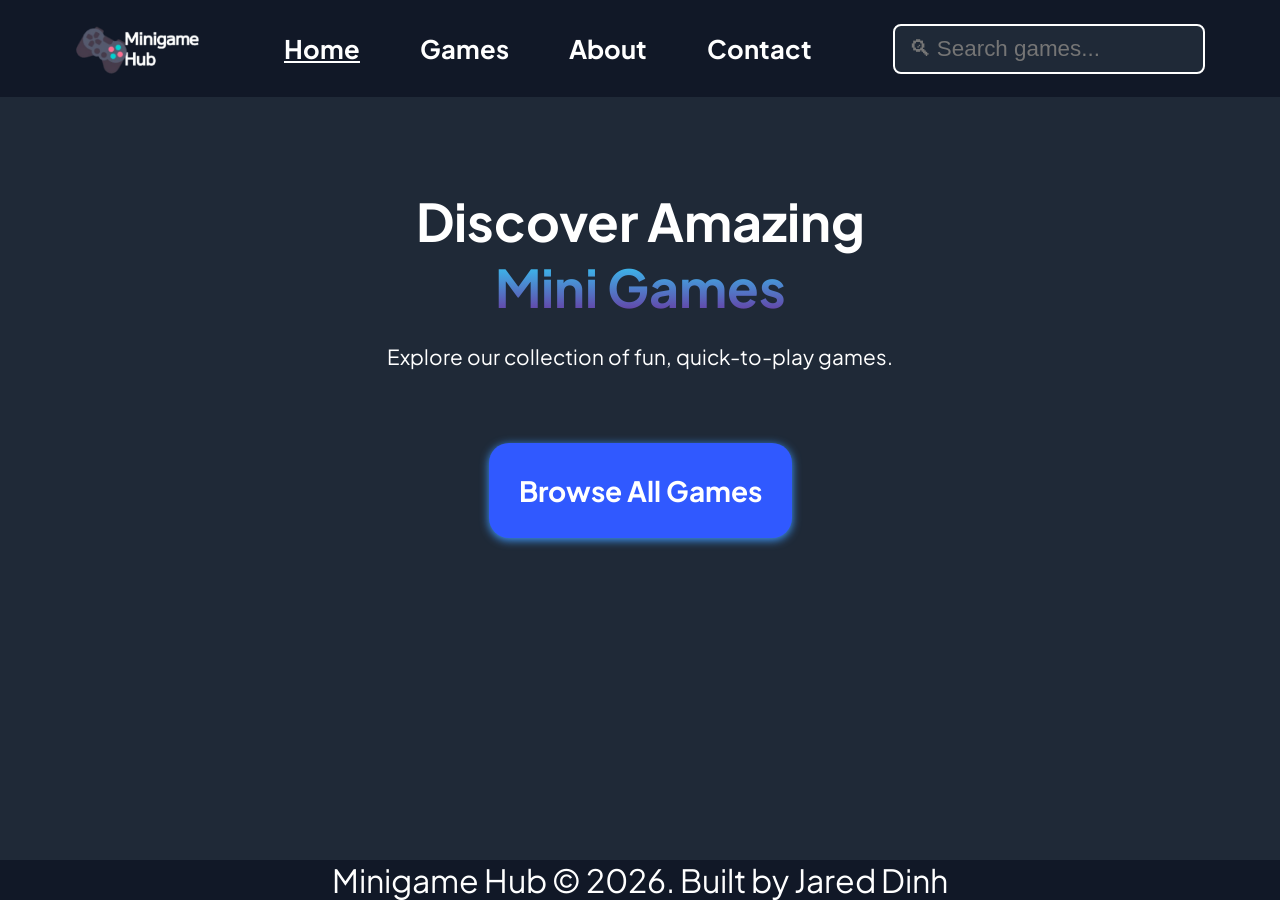
<file: Minigame Hub Website/index.html>
<!doctype html>
<html lang="en">
    <head>
        <meta charset="utf-8">
        <meta name="viewport" content="width=device-width, initial-scale=1.0">
		<title>Minigame Hub</title>
        <link rel="stylesheet" href="css/style.css">
        <link href="https://fonts.googleapis.com/css2?family=Inter:ital,opsz,wght@0,14..32,100..900;1,14..32,100..900&family=Plus+Jakarta+Sans:ital,wght@0,200..800;1,200..800&display=swap" rel="stylesheet">
    </head>
    <body>
        <header>
            <!-- Navigation Bar-->
            <nav class="navbar">
                <a href="index.html"><img src="images/logo.png" alt="MinigameHub Logo"></a>

                <!-- Navbar Links -->
                <div class="nav-links">
                    <a class="active" href="index.html">Home</a>
                    <a href="games.html">Games</a>
                    <a href="about.html">About</a>
                    <a href="contact.html">Contact</a>
                </div>

                <!-- Search Bar -->
                <form class="search-container">
                    <label for="search-input" hidden>Search games</label>
                    <input type="text" id="search-input" placeholder="🔍︎ Search games...">
                    
                    <ul id="search-results"></ul>
                </form>
            </nav>
        </header>

        <main>
            <section class="hero">
                <h1>Discover Amazing</h1>
                <h1>Mini Games</h1>

                <p>Explore our collection of fun, quick-to-play games.</p>

                <a class="hero-btn" href="games.html">Browse All Games</a>
            </section>
        </main>

        <footer>
            <!-- Copyright -->
            <small id="copyright">Minigame Hub &copy; 2026. Built by Jared Dinh</small>
        </footer>
        <script src="js/script.js"></script>
    </body>
</html>
</file>
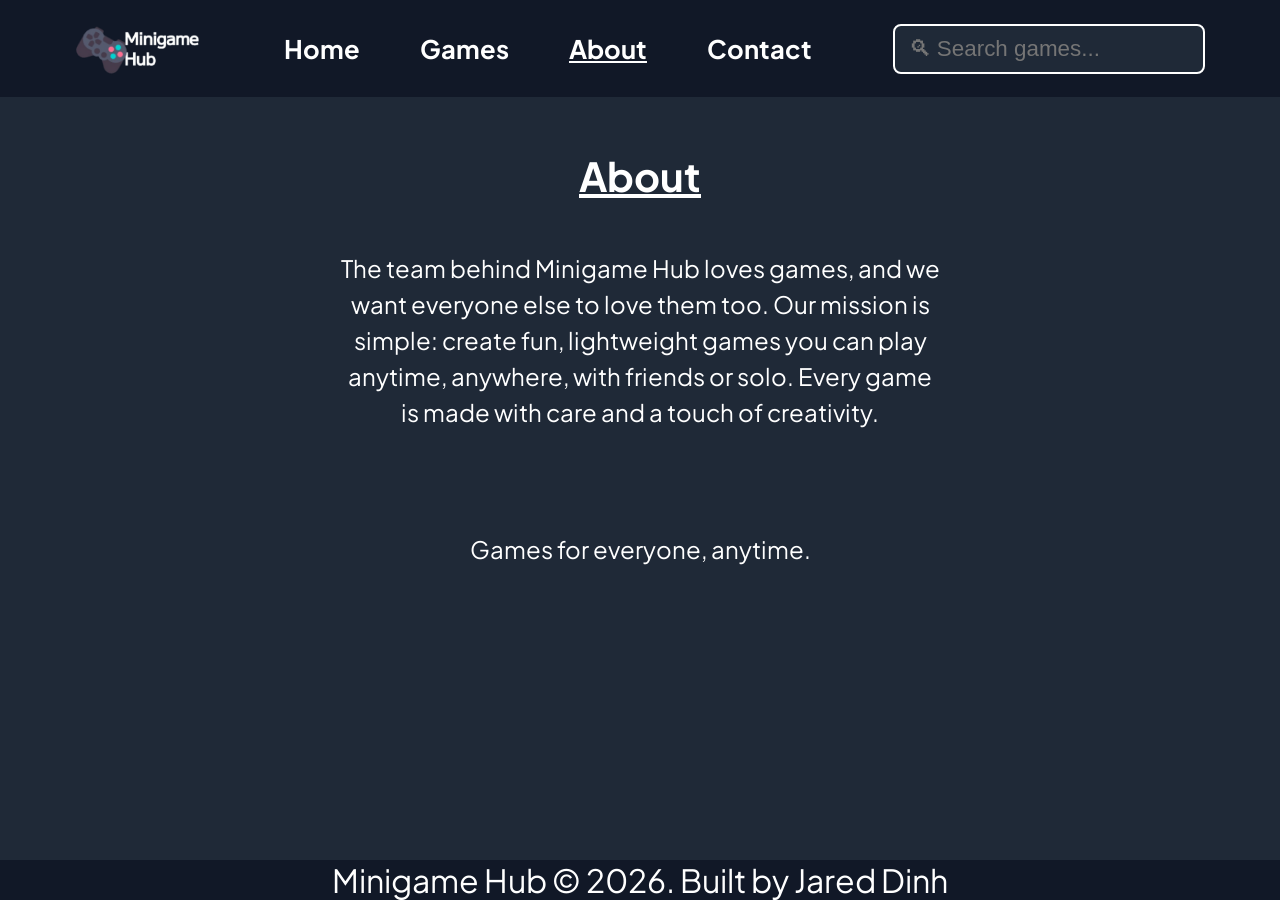
<file: Minigame Hub Website/about.html>
<!doctype html>
<html lang="en">
    <head>
        <meta charset="utf-8">
        <meta name="viewport" content="width=device-width, initial-scale=1.0">
		<title>Minigame Hub | About</title>
        <link rel="stylesheet" href="css/style.css">
        <link href="https://fonts.googleapis.com/css2?family=Inter:ital,opsz,wght@0,14..32,100..900;1,14..32,100..900&family=Plus+Jakarta+Sans:ital,wght@0,200..800;1,200..800&display=swap" rel="stylesheet">
    </head>
    <body>
        <header>
            <!-- Navigation Bar -->
            <nav class="navbar">
                <a href="index.html"><img src="images/logo.png" alt="MinigameHub Logo"></a>

                <!-- Navbar Links-->
                <div class="nav-links">
                    <a href="index.html">Home</a>
                    <a href="games.html">Games</a>
                    <a class="active" href="about.html">About</a>
                    <a href="contact.html">Contact</a>
                </div>
                
                <!-- Search Bar -->
                <form class="search-container">
                    <label for="search-input" hidden>Search games</label>
                    <input type="text" id="search-input" placeholder="🔍︎ Search games...">
                    
                    <ul id="search-results"></ul>
                </form>
            </nav>
        </header>

        <main>
            <section class="about-section">
                <h1 class="title">About</h1>
                <p>
                    The team behind Minigame Hub loves games, and we want everyone else to love them too.
                    Our mission is simple: create fun, lightweight games you can play anytime, anywhere, with friends or solo. 
                    Every game is made with care and a touch of creativity.
                </p>
                <p id="about-slogan">
                    Games for everyone, anytime.
                </p>
            </section>
        </main>

        <footer>
            <!-- Copyright -->
            <small id="copyright">Minigame Hub &copy; 2026. Built by Jared Dinh</small>
        </footer>
        <script src="js/script.js"></script>
    </body>
</html>
</file>
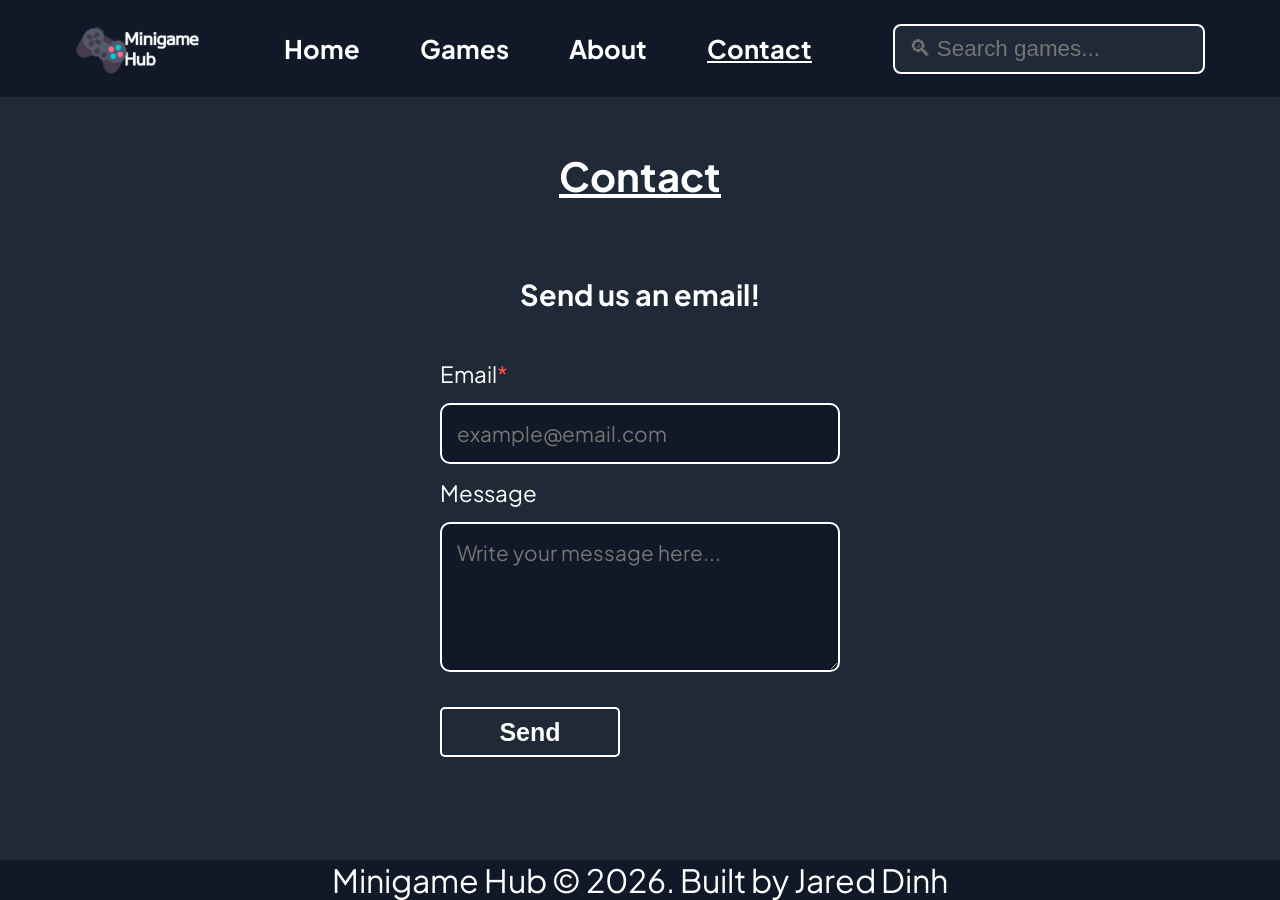
<file: Minigame Hub Website/contact.html>
<!doctype html>
<html lang="en">
    <head>
        <meta charset="utf-8">
        <meta name="viewport" content="width=device-width, initial-scale=1.0">
		<title>Minigame Hub | Contact</title>
        <link rel="stylesheet" href="css/style.css">
        <link href="https://fonts.googleapis.com/css2?family=Inter:ital,opsz,wght@0,14..32,100..900;1,14..32,100..900&family=Plus+Jakarta+Sans:ital,wght@0,200..800;1,200..800&display=swap" rel="stylesheet">
    </head>
    <body>
        <header>
            <!-- Navigation Bar -->
            <nav class="navbar">
                <a href="index.html"><img src="images/logo.png" alt="MinigameHub Logo"></a>
                
                <!-- Navbar Links -->
                <div class="nav-links">
                    <a href="index.html">Home</a>
                    <a href="games.html">Games</a>
                    <a href="about.html">About</a>
                    <a class="active" href="contact.html">Contact</a>
                </div>

                <!-- Search Bar -->
                <form class="search-container">
                    <label for="search-input" hidden>Search games</label>
                    <input type="text" id="search-input" placeholder="🔍︎ Search games...">
                    
                    <ul id="search-results"></ul>
                </form>
            </nav>
        </header>

        <main>
            <section>
                <h1 class="title">Contact</h1>

                <div class="contact-layout">
                    <!-- Email Section -->
                    <section class="contact-form">
                        <h2>Send us an email!</h2>
                        <form id="contact-form">
                            <!-- Email Input -->
                            <label for="email">Email<span class="required-colour">*</span></label>
                            <input type="text" id="email" placeholder="example@email.com">

                            <!-- Message Input -->
                            <label for="message">Message</label>
                            <textarea id="message" placeholder="Write your message here..." ></textarea>
                            
                            <!-- Send Button -->
                            <button type="submit">Send</button>
                        </form>

                        <p id="form-message"></p>
                    </section>                
                </div>
            </section>
        </main>

        <footer>
            <!-- Copyright -->
            <small id="copyright">Minigame Hub &copy; 2026. Built by Jared Dinh</small>
        </footer>
        <script src="js/script.js"></script>
    </body>
</html>
</file>
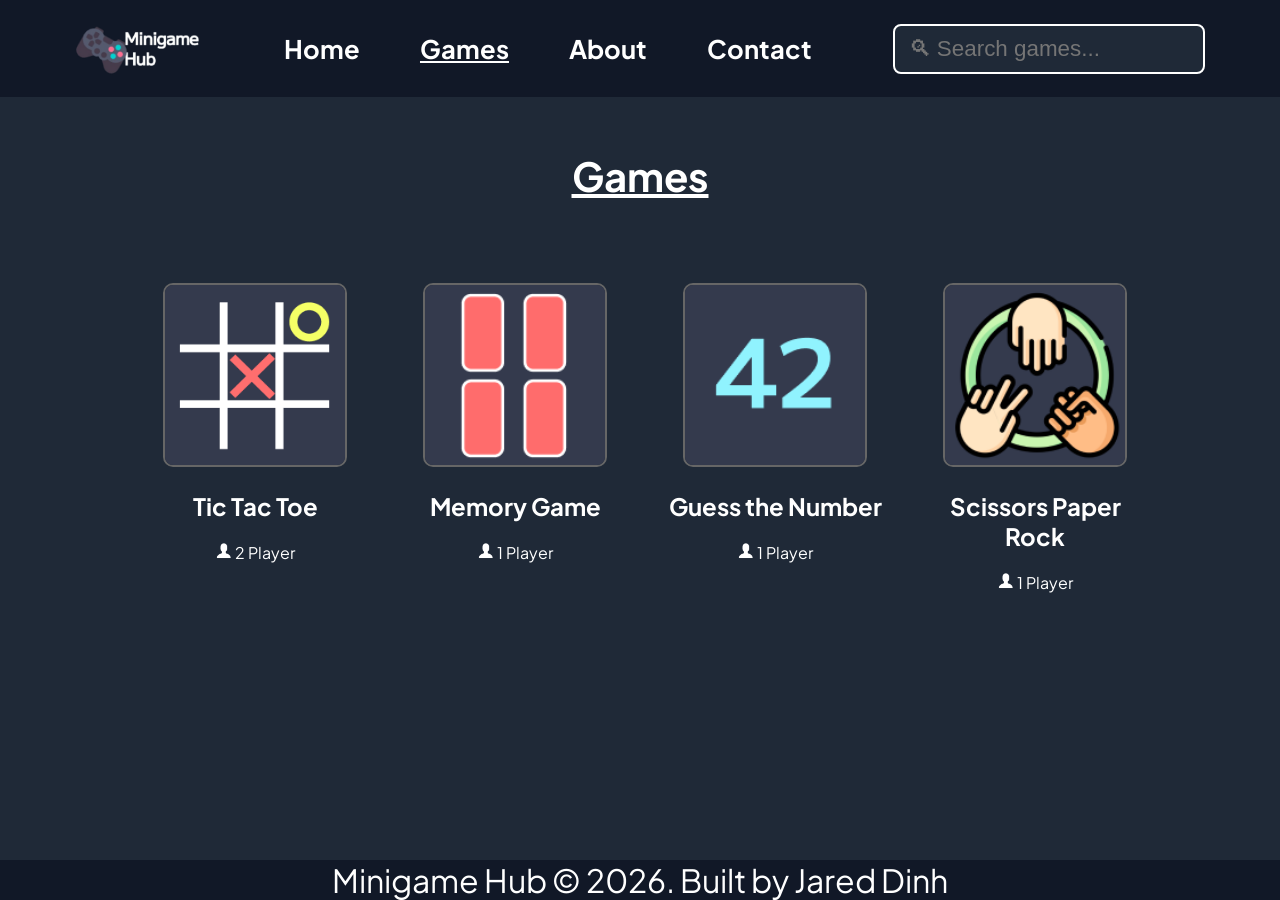
<file: Minigame Hub Website/games.html>
<!doctype html>
<html lang="en">
    <head>
        <meta charset="utf-8">
        <meta name="viewport" content="width=device-width, initial-scale=1.0">
		<title>Minigame Hub | Games</title>
        <link rel="stylesheet" href="css/style.css">
        <link href="https://fonts.googleapis.com/css2?family=Inter:ital,opsz,wght@0,14..32,100..900;1,14..32,100..900&family=Plus+Jakarta+Sans:ital,wght@0,200..800;1,200..800&display=swap" rel="stylesheet">
    </head>
    <body>
        <header>
            <!-- Navigation Bar -->
            <nav class="navbar">
                <a href="index.html"><img src="images/logo.png" alt="MinigameHub Logo"></a>
                
                <!-- Navbar Links -->
                <div class="nav-links">
                    <a href="index.html">Home</a>
                    <a class="active" href="games.html">Games</a>
                    <a href="about.html">About</a>
                    <a href="contact.html">Contact</a>
                </div>

                <!-- Search Bar -->
                <form class="search-container">
                    <label for="search-input" hidden>Search games</label>
                    <input type="text" id="search-input" placeholder="🔍︎ Search games...">
                    
                    <ul id="search-results"></ul>
                </form>
            </nav>
        </header>
        
        <main>
            <section>
                <h1 class="title">Games</h1>
                
                <!-- List each game as a card -->
                <ul class="games-grid">
                    <li> <!-- Tic Tac Toe -->
                        <a href="tic-tac-toe.html" class="games-card">
                            <img src="images/tic-tac-toe.png" alt="Tic Tac Toe" class="thumbnail">

                    
                            <h2>Tic Tac Toe</h2>
                            <p><img src="images/person.png" alt="Player Count"> 2 Player</p>
                        </a>    
                    </li>

                    <li> <!-- Memory Game -->
                        <a href="memory-game.html" class="games-card">
                            <img src="images/memory-game.png" alt="Tic Tac Toe" class="thumbnail">

                        
                            <h2>Memory Game</h2>
                            <p><img src="images/person.png" alt="Player Count"> 1 Player</p>
                        </a>      
                    </li>

                    <li> <!-- Guess the Number -->
                        <a href="guess-the-number.html" class="games-card">
                            <img src="images/guess-the-number.png" alt="Tic Tac Toe" class="thumbnail">

                        
                            <h2>Guess the Number</h2>
                            <p><img src="images/person.png" alt="Player Count"> 1 Player</p>
                        </a>  
                    </li>    

                    <li> <!-- Scissors Paper Rock -->
                        <a href="scissors-paper-rock.html" class="games-card">
                            <img src="images/scissors-paper-rock.png" alt="Tic Tac Toe" class="thumbnail">

                        
                            <h2>Scissors Paper Rock</h2>
                            <p><img src="images/person.png" alt="Player Count"> 1 Player</p>
                        </a>      
                    </li>
                </ul>
            </section>
        </main>

        <footer>
            <!-- Copyright -->
            <small id="copyright">Minigame Hub &copy; 2026. Built by Jared Dinh</small>
        </footer>
        <script src="js/script.js"></script>
    </body>
</html>
</file>
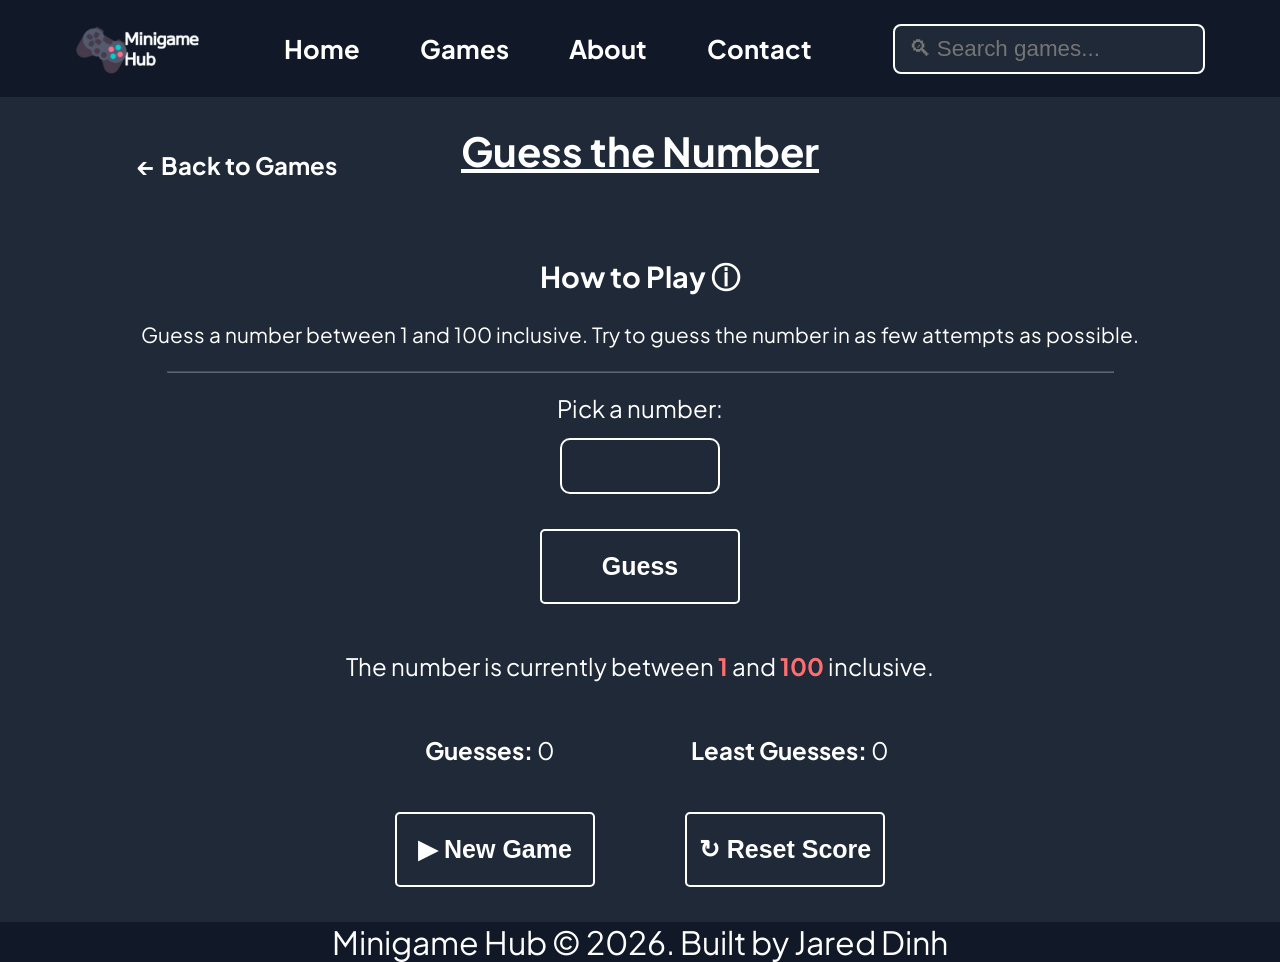
<file: Minigame Hub Website/guess-the-number.html>
<!doctype html>
<html lang="en">
    <head>
        <meta charset="utf-8">
        <meta name="viewport" content="width=device-width, initial-scale=1.0">
		<title>Minigame Hub | Guess the Number</title>
        <link rel="stylesheet" href="css/style.css">
        <link rel="stylesheet" href="css/guess-the-number.css">
        <link href="https://fonts.googleapis.com/css2?family=Inter:ital,opsz,wght@0,14..32,100..900;1,14..32,100..900&family=Plus+Jakarta+Sans:ital,wght@0,200..800;1,200..800&display=swap" rel="stylesheet">
    </head>
    <body>
        <header>
            <!-- Navigation Bar -->
            <nav class="navbar">
                <a href="index.html"><img src="images/logo.png" alt="MinigameHub Logo"></a>

                <!-- Navbar Links -->
                <div class="nav-links">
                    <a href="index.html">Home</a>
                    <a href="games.html">Games</a>
                    <a href="about.html">About</a>
                    <a href="contact.html">Contact</a>
                </div>
                
                <!-- Search Bar -->
                <form class="search-container">
                    <label for="search-input" hidden>Search games</label>
                    <input type="text" id="search-input" placeholder="🔍︎ Search games...">
                    
                    <ul id="search-results"></ul>
                </form>
            </nav>
        </header>
        
        <main>
            <!-- Breadcrumbs -->
            <nav>
                <a href="games.html">← Back to Games</a>
            </nav>

            <article>
                <!-- Title and How to Play -->
                <h1 class="title">Guess the Number</h1>

                <section class="how-to-play">   
                    <h2>How to Play &#9432;</h2>
                    <p>Guess a number between 1 and 100 inclusive. Try to guess the number in as few attempts as possible.</p>
                </section>

                <hr>

                <div class="game-container">
                    <!-- Guessing Input -->
                    <form id="guess-form">
                        Pick a number: <input type="number" id="guess" min="1" max="100">
                        <button type="submit">Guess</button>
                    </form>

                    <!-- Guess Result -->
                    <p id="result-message"></p>
                    <p>The number is currently between <span id="current-min">1</span> and <span id="current-max">100</span> inclusive.</p>

                    <!-- Player Statistics -->
                    <aside class="player-stats">
                        <p><strong>Guesses:</strong> <span id="guesses-count">0</span></p>
                        <p><strong>Least Guesses:</strong> <span id="least-guesses-count">0</span></p>
                    </aside>

                    <!-- Restart Game and Reset Score Buttons -->
                    <div class="game-controls">
                        <button id="restart-game-button">▶︎ New Game</button>
                        <button id="reset-score-button">↻ Reset Score</button>
                    </div>
                </div>
            </article>
        </main>

        <footer>
            <!-- Copyright -->
            <small id="copyright">Minigame Hub &copy; 2026. Built by Jared Dinh</small>
        </footer>
        <script src="js/script.js"></script>
        <script src="js/guess-the-number.js"></script>
    </body>
</html>
</file>
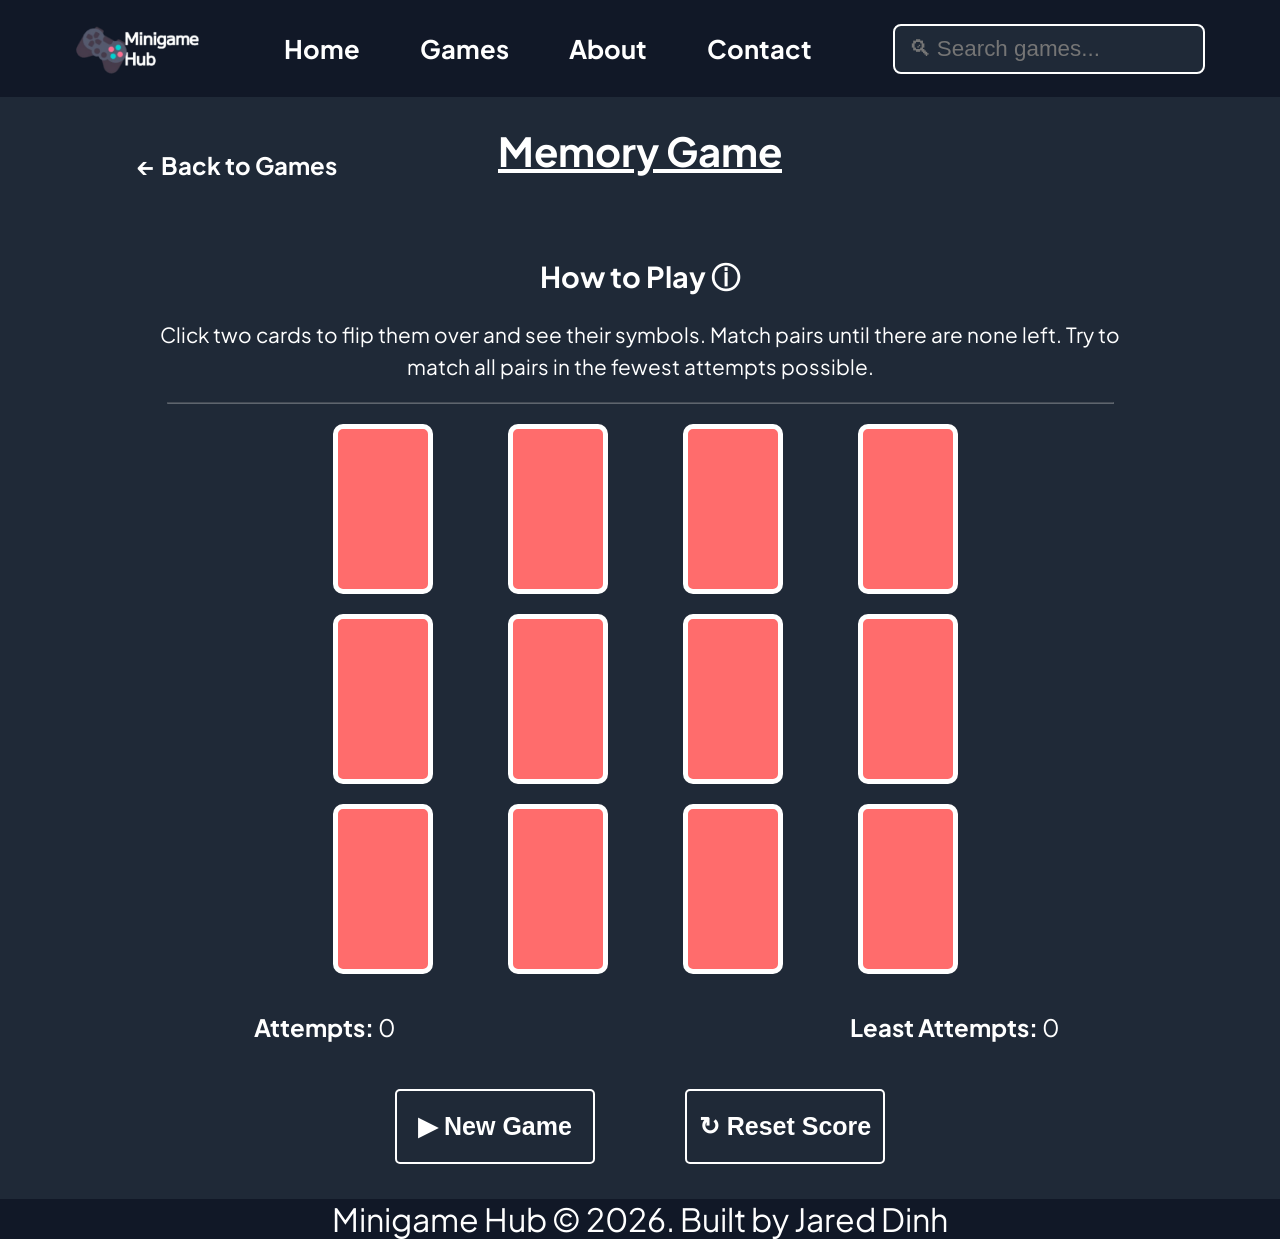
<file: Minigame Hub Website/memory-game.html>
<!doctype html>
<html lang="en">
    <head>
        <meta charset="utf-8">
        <meta name="viewport" content="width=device-width, initial-scale=1.0">
		<title>Minigame Hub | Memory Game</title>
        <link rel="stylesheet" href="css/style.css">
        <link rel="stylesheet" href="css/memory-game.css">
        <link href="https://fonts.googleapis.com/css2?family=Inter:ital,opsz,wght@0,14..32,100..900;1,14..32,100..900&family=Plus+Jakarta+Sans:ital,wght@0,200..800;1,200..800&display=swap" rel="stylesheet">
    </head>
    <body>
        <header>
            <!-- Navigation Bar -->
            <nav class="navbar">
                <a href="index.html"><img src="images/logo.png" alt="MinigameHub Logo"></a>

                <!-- Navbar Links -->
                <div class="nav-links">
                    <a href="index.html">Home</a>
                    <a href="games.html">Games</a>
                    <a href="about.html">About</a>
                    <a href="contact.html">Contact</a>
                </div>

                <!-- Search Bar -->
                <form class="search-container">
                    <label for="search-input" hidden>Search games</label>
                    <input type="text" id="search-input" placeholder="🔍︎ Search games...">
                    
                    <ul id="search-results"></ul>
                </form>
            </nav>
        </header>
        
        <main>
            <!-- Breadcrumbs -->
            <nav>
                <a href="games.html">← Back to Games</a>
            </nav>

            <article class="game-page">
                <!-- Title and How to Play -->
                <h1 class="title">Memory Game</h1>
                
                <section class="how-to-play">    
                    <h2>How to Play &#9432;</h2>
                    <p>Click two cards to flip them over and see their symbols. Match pairs until there are none left. Try to match all pairs in the fewest attempts possible.</p>
                </section>

                <hr>

                <div class="game-container">
                    <!-- Game Board -->
                    <div id="board" class="board"></div>

                    <p id="game-over-message"></p>

                    <!-- Player Statistics -->
                    <aside class="player-stats">
                        <p><strong>Attempts:</strong> <span id="attempts-count">0</span></p>
                        <p><strong>Least Attempts:</strong> <span id="least-attempts-count">0</span></p>
                    </aside>

                    <!-- Restart Game and Reset Score Buttons -->
                    <div class="game-controls">
                        <button id="restart-game-button">▶︎ New Game</button>
                        <button id="reset-score-button">↻ Reset Score</button>
                    </div>
                </div>
            </article>
        </main>

        <footer>
            <!-- Copyright -->
            <small id="copyright">Minigame Hub &copy; 2026. Built by Jared Dinh</small>
        </footer>
        <script src="js/script.js"></script>
        <script src="js/memory-game.js"></script>
    </body>
</html>
</file>
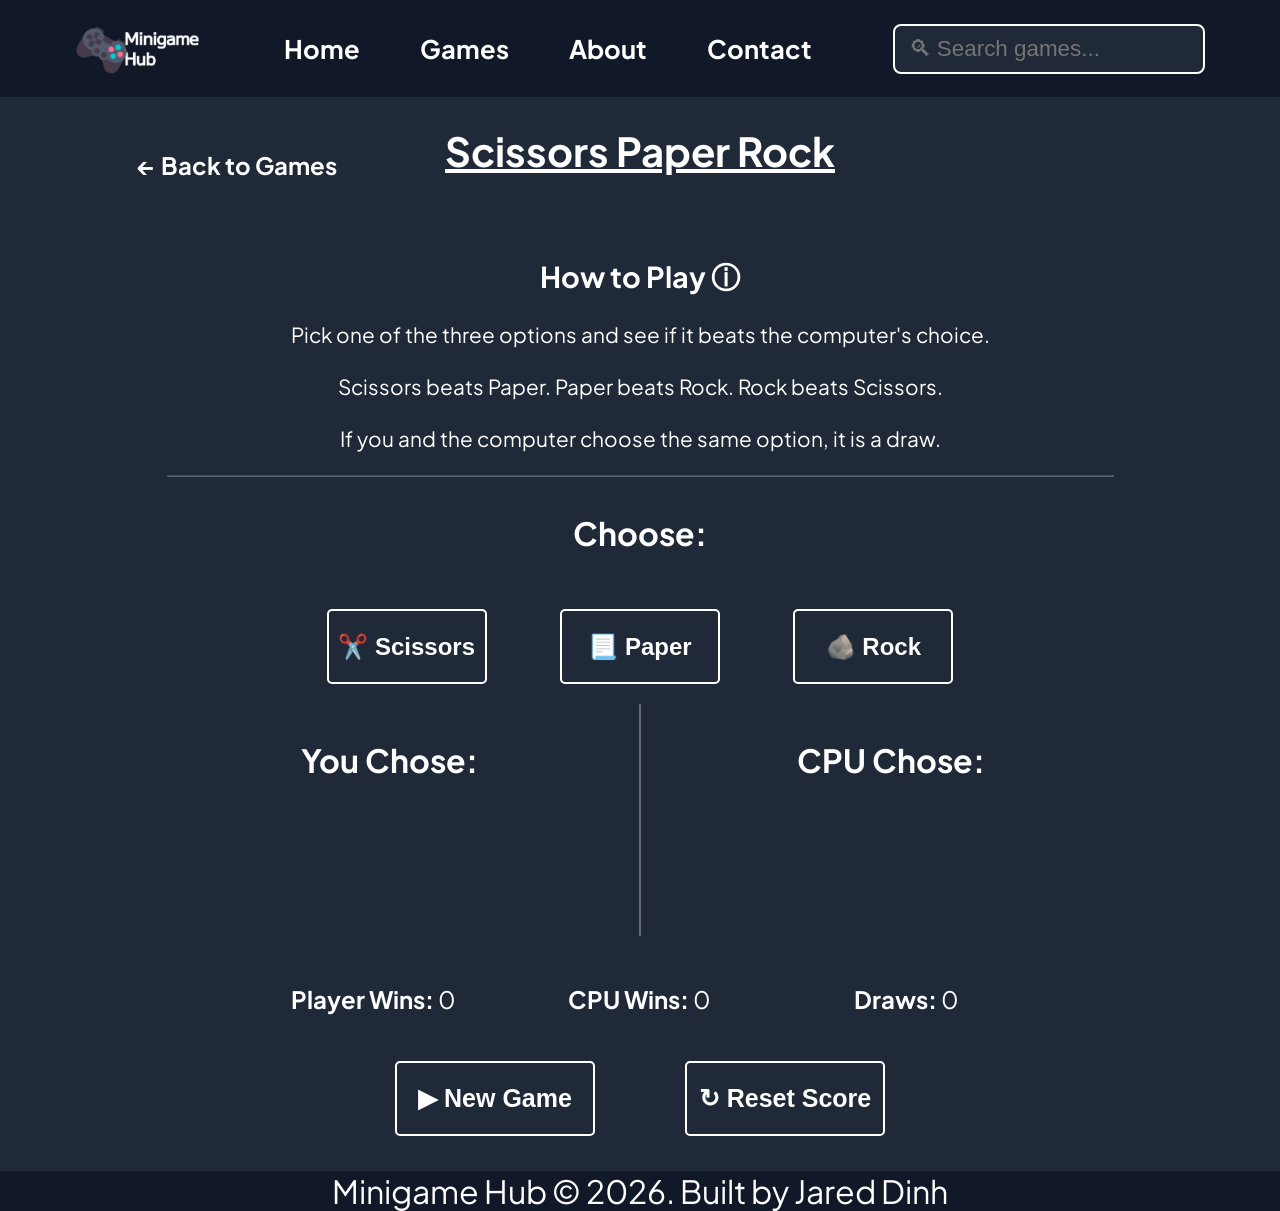
<file: Minigame Hub Website/scissors-paper-rock.html>
<!doctype html>
<html lang="en">
    <head>
        <meta charset="utf-8">
        <meta name="viewport" content="width=device-width, initial-scale=1.0">
		<title>Minigame Hub | Scissors Paper Rock</title>
        <link rel="stylesheet" href="css/style.css">
        <link rel="stylesheet" href="css/scissors-paper-rock.css">
        <link href="https://fonts.googleapis.com/css2?family=Inter:ital,opsz,wght@0,14..32,100..900;1,14..32,100..900&family=Plus+Jakarta+Sans:ital,wght@0,200..800;1,200..800&display=swap" rel="stylesheet">
    </head>
    <body>
        <header>
            <!-- Navigation Bar -->
            <nav class="navbar">
                <a href="index.html"><img src="images/logo.png" alt="MinigameHub Logo"></a>
                
                <!-- Navbar Links -->
                <div class="nav-links">
                    <a href="index.html">Home</a>
                    <a href="games.html">Games</a>
                    <a href="about.html">About</a>
                    <a href="contact.html">Contact</a>
                </div>

                <!-- Search Bar -->
                <form class="search-container">
                    <label for="search-input" hidden>Search games</label>
                    <input type="text" id="search-input" placeholder="🔍︎ Search games...">
                    
                    <ul id="search-results"></ul>
                </form>
            </nav>
        </header>
        
        <main>
            <!-- Breadcrumbs -->
            <nav>
                <a href="games.html">← Back to Games</a>
            </nav>

            <article>
                <!-- Title and How to Play -->
                <h1 class="title">Scissors Paper Rock</h1>
                
                <section class="how-to-play">    
                    <h2>How to Play &#9432;</h2>
                    <p>Pick one of the three options and see if it beats the computer's choice.</p>
                    <p>Scissors beats Paper. Paper beats Rock. Rock beats Scissors.</p>
                    <p>If you and the computer choose the same option, it is a draw.</p>
                </section>

                <hr>

                <div class="game-container">
                    <!-- Options -->
                    <div class="choice">
                        <p><strong>Choose:</strong></p>
                        <div id="choice-buttons">
                            <button id="scissors">✂️ Scissors</button>
                            <button id="paper">📃 Paper</button>
                            <button id="rock">🪨 Rock</button>
                        </div>
                    </div>

                    <!-- Player and Computer Choices -->
                    <div id="result">
                        <div class="player-side"> <!-- Player -->
                            <p><strong>You Chose:</strong></p>
                            <div id="player-choice"></div>
                        </div>
                        
                        <div class="divider"></div>

                        <div class="computer-side"> <!-- Computer -->
                            <p><strong>CPU Chose:</strong></p>
                            <div id="computer-choice"></div>
                        </div>
                    </div>

                    <p id="result-message"></p>
                    
                    <!-- Game Statistics -->
                    <aside class="player-stats">
                        <p> <!-- Player Wins -->
                            <strong>Player Wins:</strong> <span id="player-wins-count">0</span>
                        </p>
                        <p> <!-- CPU Wins -->
                            <strong>CPU Wins:</strong> <span id="computer-wins-count">0</span>
                        </p>
                        <p> <!-- Draws -->
                            <strong>Draws:</strong> <span id="draws-count">0</span>
                        </p>
                    </aside>

                    <!-- Restart Game and Reset Score Buttons -->
                    <div class="game-controls">
                        <button id="restart-game-button">▶︎ New Game</button>
                        <button id="reset-score-button">↻ Reset Score</button>
                    </div>
                </div>
            </article>
        </main>

        <footer>
            <!-- Copyright -->
            <small id="copyright">Minigame Hub &copy; 2026. Built by Jared Dinh</small>
        </footer>
        <script src="js/script.js"></script>
        <script src="js/scissors-paper-rock.js"></script>
    </body>
</html>
</file>
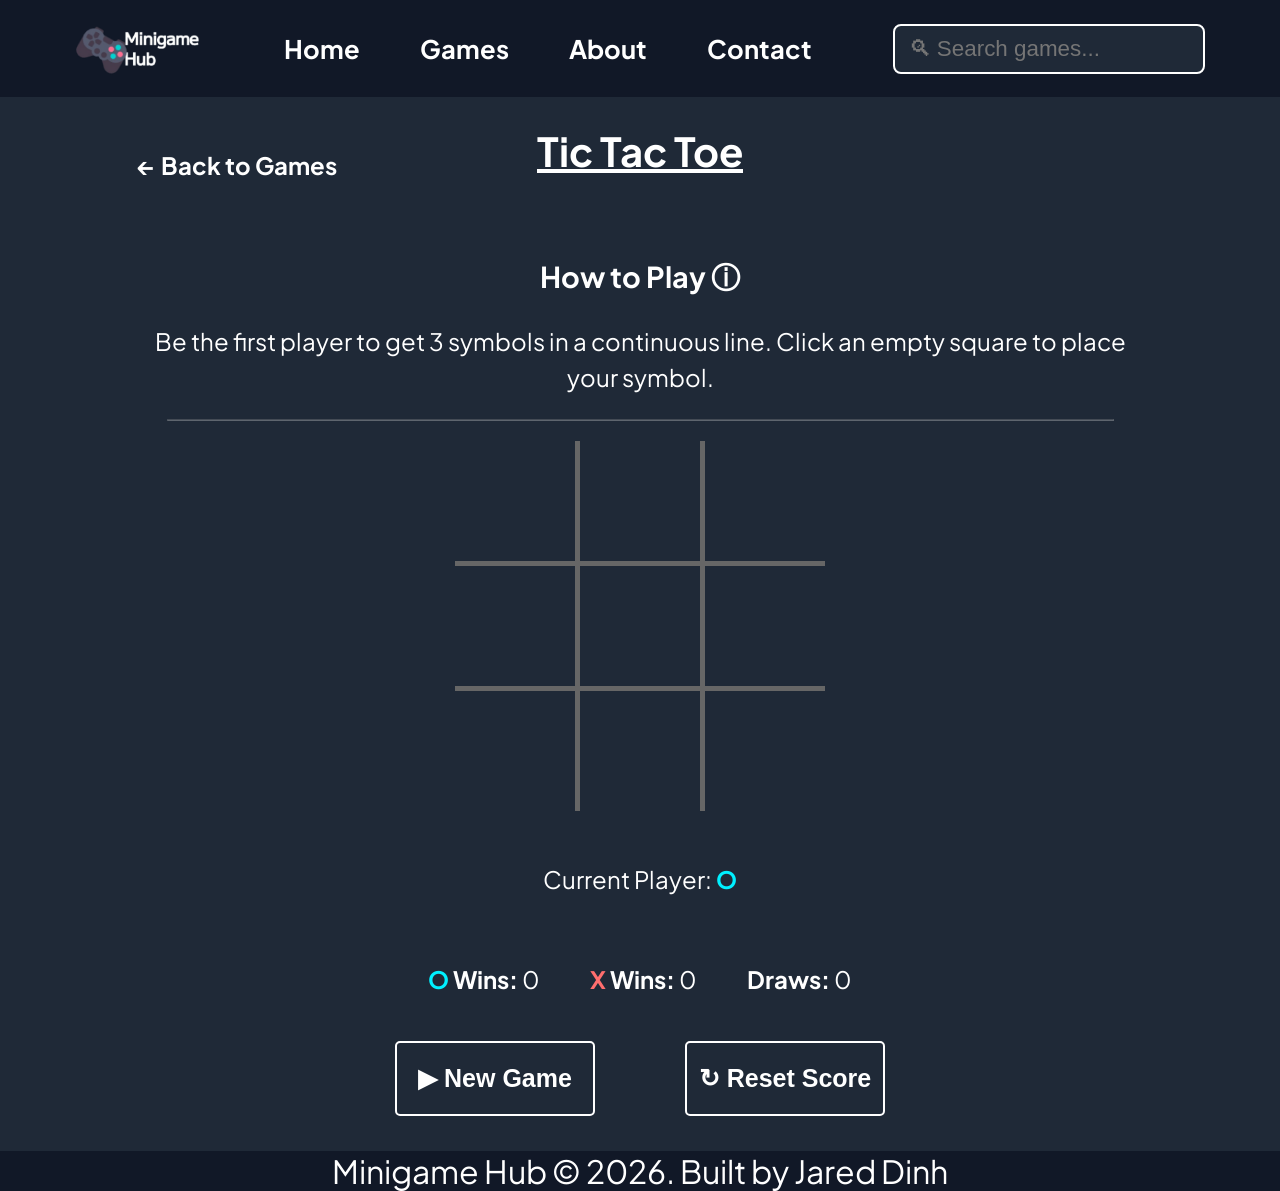
<file: Minigame Hub Website/tic-tac-toe.html>
<!doctype html>
<html lang="en">
    <head>
        <meta charset="utf-8">
        <meta name="viewport" content="width=device-width, initial-scale=1.0">
		<title>Minigame Hub | Tic Tac Toe</title>
        <link rel="stylesheet" href="css/style.css">
        <link rel="stylesheet" href="css/tic-tac-toe.css">
        <link href="https://fonts.googleapis.com/css2?family=Inter:ital,opsz,wght@0,14..32,100..900;1,14..32,100..900&family=Plus+Jakarta+Sans:ital,wght@0,200..800;1,200..800&display=swap" rel="stylesheet">
    </head>
    <body>
        <header>
            <!-- Navigation Bar -->
            <nav class="navbar">
                <a href="index.html"><img src="images/logo.png" alt="MinigameHub Logo"></a>

                <!-- Navbar Links -->
                <div class="nav-links">
                    <a href="index.html">Home</a>
                    <a href="games.html">Games</a>
                    <a href="about.html">About</a>
                    <a href="contact.html">Contact</a>
                </div>

                <!-- Search Bar -->
                <form class="search-container">
                    <label for="search-input" hidden>Search games</label>
                    <input type="text" id="search-input" placeholder="🔍︎ Search games...">
                    
                    <ul id="search-results"></ul>
                </form>
            </nav>
        </header>

        <main>
            <!-- Breadcrumbs -->
            <nav>
                <a href="games.html">← Back to Games</a>
            </nav>

            <article class="game-page">
                <!-- Title and How to Play -->
                <h1 class="title">Tic Tac Toe</h1>

                <section class="how-to-play">
                    <h2>How to Play &#9432;</h2>
                    <p>Be the first player to get 3 symbols in a continuous line. Click an empty square to place your symbol.</p>
                </section>

                <hr>

                <div class="game-container">
                    <!-- Game Board -->
                    <div id="board" class="board">
                        <div class="cell" id="0"></div>
                        <div class="cell" id="1"></div>
                        <div class="cell" id="2"></div>
                        <div class="cell" id="3"></div>
                        <div class="cell" id="4"></div>
                        <div class="cell" id="5"></div>
                        <div class="cell" id="6"></div>
                        <div class="cell" id="7"></div>
                        <div class="cell" id="8"></div>
                    </div>

                    <!-- Current Player and Stats -->
                    <div class="game-state">
                        <p> <!-- Current Player Turn -->
                            Current Player: <span id="current-player" class="o-symbol">O</span>
                        </p>

                        <p id="game-over-message"></p>

                        <!-- Player Statistics -->
                        <aside class="player-stats">
                            <p> <!-- Player O Wins -->
                                <span class="o-symbol">O</span> 
                                <strong>Wins: </strong><span id="o-count">0</span>
                            </p>
                            <p> <!-- Player X Wins -->
                                <span class="x-symbol">X</span> 
                                <strong>Wins: </strong><span id="x-count">0</span>
                            </p>
                            <p> <!-- Draws -->
                                <strong>Draws: </strong><span id="draws-count">0</span>
                            </p>
                        </aside>
                    </div>

                    <!-- Restart Game and Reset Score Buttons -->
                    <div class="game-controls">
                        <button id="restart-game-button">▶︎ New Game</button>
                        <button id="reset-score-button">↻ Reset Score</button>
                    </div>
                </div>
            </article>
        </main>

        <footer>
            <!-- Copyright -->
            <small id="copyright">Minigame Hub &copy; 2026. Built by Jared Dinh</small>
        </footer>
        <script src="js/script.js"></script>
        <script src="js/tic-tac-toe.js"></script>
    </body>
</html>
</file>
<file: Minigame Hub Website/css/style.css>
/* Main Page Layout and Default Styling */

body {
    margin: 0;
    padding: 0;

    min-height: 100vh;

    display: grid;
    grid-template-rows: auto 1fr auto;

    overflow-x: hidden;

    background: #1F2937;
    color: white;

    font-family: "Plus Jakarta Sans", sans-serif;
}

/* Navigation Bar */ 

.navbar {
    background: #111827;
    font-weight: bold;

    display: flex;
    flex-direction: column;   
    flex-wrap: wrap;
    align-items: center;

    gap: 5px;                
    padding: 10px;      
}

.nav-links {
    display: flex;
    flex-direction: row;
    align-items: center;

    gap: 1rem;
}

.navbar a {
    color: white;
    font-size: 1rem;
    text-decoration: none;       
}

.navbar img {
    width: 70px;
    display: block;
}

.navbar a.active {
    text-decoration: underline;
}

.navbar a:hover{
    text-decoration: underline;
    text-shadow: 0 0 3px white;
}

li {
    list-style: none;
}

/* Search Bar */

.search-container {
    width: 100%;

    display: flex;
    justify-content: center;
    position: relative;
}

#search-input {
    width: 70%;

    border-radius: 8px;
    border: 2px solid white;

    background: #1F2937;
    color: white;

    font-size: 1rem;
    padding: 10px 14px;
}

#search-results {
    position: absolute;
    top: 110%; 
    width: 70%;

    background: #111827;

    border-radius: 8px;
    border: 1px solid #666;

    padding: 0;
    margin: 0;
    
    display: none;
}

#search-results li {
    padding: 10px;
}

#search-results a {
    color: white;
    text-decoration: none;

    display: flex;
    align-items: center;
}

#search-results a img {
    width: 2.5rem;
    height: auto;

    border-radius: 5px;
    margin-right: 10px;
}

#search-results a:hover {
    text-decoration: underline;
}

/* Main Content Area */

main {
    padding: 15px 10px;

    display: flex;
    flex-direction: column;
    justify-content: flex-start;

    flex: 1;
}

main > article, main > section {
    text-align: center;
}

/* Breadcrumbs */
main > nav > a {
    text-decoration: none;
    color: white;
    font-size: 1.5rem;
    font-weight: bold;
}

main > nav > a:hover {
    text-decoration: underline;
}

/* Headings and Text */

h1 {
    margin-top: 0;
    margin-bottom: 0;

    padding-left: 5%;
    padding-right: 5%;

    font-size: 250%;
}

h1+h1 { /* Gradient Text */
    background-image: linear-gradient(#2fd9ff, #6d2b99);
    color: transparent;
    background-clip: text;
}

.title {
    text-decoration: underline;
    padding-bottom: 2.5%;
}

p {
    font-size: 1.2rem;
    line-height: 1.5;
}

section {
    margin-top: 2%;
}

/* Hero Section */

.hero {
    margin-top: 10%;
}

.hero-btn {
    display: inline-block;

    padding: 3% 4.5%;
    margin-top: 20%;
    margin-bottom: 20%;

    border-radius: 20px;
    box-shadow: 0px 2px 10px #409CFF;

    background: #3059FF;
    color: white;

    text-decoration: none;
    font-weight: bold;
    font-size: 1.75rem;
}

.hero-btn:hover {
    background: #409CFF;
}

/* Buttons */

button {
    border: 2px solid white;
    border-radius: 5px;

    background-color: #1F2937;
    color: white;

    font-size: 20px;
    font-weight: bold;

    cursor: pointer;

    margin: 10px 10px;
    width: 180px;
    height: 50px;
}

button:hover {
    background: white;
    color:#1F2937;
}

/* About Page */

.about-section {
    margin-left: 10%;
    margin-right: 10%;
}

#about-slogan {
    margin-top: 30%;
}

/* Game Page */

.games-grid {
    display: grid;
    grid-template-columns: repeat(2, 1fr);
    gap: 30px;
    padding: 0;
}

.games-grid li {
    display: flex;
    justify-content: center;
}

.games-grid li:hover {
    transform:scale(1.05);
    transition: all 0.2s ease-out;
}

.games-card {
    color: white;
    text-decoration: none;
    text-align: center;
    width: 120px;
}

.games-card .thumbnail {
    width: 125px;
    height: 125px;

    border-radius: 12px;
    border: 2px solid #666666;
    border-radius: 10px;
}

.games-card img:not(.thumbnail) {
    width: 1rem;
    height: auto;
}

.games-card h2 {
    font-size: 16px;
}

.games-card p {
    font-size: 16px;
}

/* Game Subpages */

.game-container section {
    margin-top: 0;
}

.how-to-play {
    font-size: 12px;    

    margin-left: 10%;
    margin-right: 10%;
}

.game-controls {
    display: flex;
    justify-content: center;

    gap: 30px;
}

/* Contact Page */

.contact-layout {
    display: grid;
    grid-template-columns: 1fr;
    justify-content: center;
    text-align: center;
    gap: 40px;
}

/* Email Form */
.contact-form {
    display: flex;
    flex-direction: column;
    align-items: center;

    gap: 25px;
}

.contact-form h2 {
    align-self: center;
}

.contact-form form {
    display: flex;
    flex-direction: column;
    align-items: flex-start;

    gap: 10px;
}

.contact-form input,
.contact-form textarea {
    width: 350px;

    border: 2px solid white;
    border-radius: 10px;
    padding: 15px;
    box-sizing: border-box;

    background: #111827;
    color: white;

    font-size: 1.1rem;
    font-family: inherit;
}

.contact-form textarea {
    resize: vertical;
    height: 150px;
}

.contact-form button {
    width: 100%;
    margin-left: 0;
    align-self: flex-start;
}

.required-colour {
    color: #FF4E4E;
}

/* Invalid Form Inputs */
.contact-form input.invalid, .contact-form textarea.invalid {
    border: 2px solid #FF4E4E;
}

.contact-form input.invalid:focus, .contact-form textarea.invalid:focus {
    outline: none;
    border: 2px solid #FF4E4E;
}

/* Horizontal Divider on Mobile */
.divider {
    width: 100%;
    height: 1px;
    min-height: unset;

    background-color: white;
    opacity: 30%;
}

/* Horizontal Divider */
hr {
    width: 75%;
    opacity: 30%;
    margin-bottom: 20px;
}

/* Footer */

footer {
    background: #111827;

    display: grid;
    grid-template-columns: 1fr auto 1fr;
    align-items: center;
    justify-content: space-between;
}

#copyright {
    grid-column: 2;
    text-align: center;

    font-size: 1rem;
}

/* Tablet Style */

@media only screen and (min-width: 600px) {
    main {
        margin-top: 1%;
    }

    .navbar { /* Navbar Links inline with Logo */
        background: #111827;

        font-weight: bold;

        flex-direction: row;
        justify-content: space-around;
        gap: 10px;
    }

    .navbar a {
        display: flex;
        color:white;
        text-align: center;
        font-size: 3vw;
        text-decoration: none;
    }

    .navbar img {
        width: 150px;
    }

    #search-input {
        width: 70%;
    }

    .hero {
        font-size: 1.3rem;
    }

    p {
        font-size: 1.3rem;
    }

    .about-section p {
        font-size: 150%;
    }

    /* Games grid changes to 3 columns */
    .games-grid {
        margin-top: 5%;
        grid-template-columns: repeat(3, 1fr);
    }

    /* Larger hover animation */
    .games-grid li:hover {
        transform:scale(1.1);
        transition: all 0.2s ease-out;
    }

    .games-card {
        color: white;
        text-decoration: none;
        text-align: center;
    }

    .games-card .thumbnail {
        width: 135px;
        height: 135px;
        border-radius: 12px;
        border: 2px solid #666666;
        border-radius: 10px;
    }

    .games-card img:not(.thumbnail) {
        width: 1rem;
        height: auto;
    }

    .games-card h2 {
        font-size: 150%;
    }

    .games-card p {
        font-size: 16px;
    }

    .how-to-play {
        font-size: 1.2rem;    
        margin-left: 10%;
        margin-right: 10%;
    }

    .game-controls {
        display: flex;
        justify-content: center;
        gap: 50px;
    }

    button {
        font-size: 25px;
        margin: 20px 20px;
        width: 200px;
        height: 75px;
    }

    /* Larger contact form */
    .contact-form {
        gap: 30px;
    }

    .contact-form h2, h2 {
        font-size: 1.8rem;
    }

    .contact-form form {
        display: flex;
        flex-direction: column;
        align-items: flex-start;
        gap: 15px;
    }

    .contact-form label {
        font-size: 1.4rem;
    }

    .contact-form input,
    .contact-form textarea {
        width: 400px;
        background: #111827;
        border: 2px solid white;
        border-radius: 10px;
        color: white;
        font-size: 1.3rem;
        padding: 15px;
        font-family: inherit;
        box-sizing: border-box;
    }

    /* Larger element sizes in footer */
    #copyright {
        font-size: 3vw;
    }

}

/* Desktop and Laptop Styles */

@media (min-width: 1000px) {
    /* Search Bar inline with Logo and Links */
    .navbar {
        gap: 10px;
        justify-content: space-around;
        flex-wrap: nowrap;
        padding: 15px 40px;
    }

    .navbar img {
        width: 10vw;
        display: block;
    }

    .nav-links {
        gap: 60px;
        margin: 0;
    }

    .navbar a {
        font-size: 2vw;
    }

    /* Search bar sizing */
    .search-container {
        width: auto;
    }

    #search-input {
        width: 100%;
        font-size: 1.4rem;
    }

    #search-results {
        width: 100%;
    }

    #search-results a {
        font-size: 1.3rem;
    }

    #search-results a img {
        width: 3rem;
    }

    /* Breadcrumbs repositioning */
    main > nav {    
        position: absolute;
        padding-left: 10%;
        padding-top: 25px;
    }

    .hero {
        margin-top: 5%;
    }

    .hero-btn {
        margin-top: 4%;
        margin-bottom: 4%;
        padding: 30px 30px;
    }

    .about-section p {
        margin-left: 20%;
        margin-right: 20%;
    }

    #about-slogan {
        margin-top: 10%;
    }

    /* Larger game grid */
    .games-grid {
        grid-template-columns: repeat(4, 1fr);
        max-width: 1000px;
        grid-auto-flow: column;
        margin: 0 auto;
    }

    .games-grid li {
        margin-top: 50px;
    }

    .games-card {
        width: 230px;
    }

    .games-card .thumbnail {
        width: 180px;
        height: 180px;
    }

    .how-to-play {
        margin-top: 50px;
    }

    .how-to-play h2 {
        margin: 0;
    }

    .contact-layout {
    max-width: 950px;
    margin: 0 auto;
    display: flex;
    justify-content: center;
    align-items: center;
    }

    .contact-form {
        align-items: start;
        gap: 25px;
    }

    .contact-form button {
        width: 180px;
        height: 50px;
    }

    /* Changed to vertical divider */
    .divider {
        width: 2px;
        min-height: 95%;
    }

    /* Larger Footer Text */
    #copyright {
        font-size: 200%;
    }
}
</file>
<file: Minigame Hub Website/css/guess-the-number.css>
/* Number Range */
#current-min, #current-max {
    color: #FF6E6E;
    font-weight: bold;
}

/* Player Stats */
.player-stats {
    display: grid;
    grid-template-columns: 1fr 1fr;
}

/* Guess Form Layout */
#guess-form {
    display: flex;
    flex-direction: column;
    align-items: center;

    gap: 15px;
    font-size: 1.5rem;
}

/* Guess Form Styling */
.game-container form input, .game-container input textarea {
    width: 20%;
    padding: 15px;

    border: 2px solid white;
    border-radius: 10px;

    background: #1F2937;
    color: white;

    font-size: 1.1rem;
    font-family: inherit;
}

/* Tablet Sizes */

@media only screen and (min-width: 600px) {
    /* Larger Guess Form */
    #guess-form form input {
        width: 30%;
    }

    .game-container p {
        font-size: 1.5rem;
    }
}

/* Desktop + Laptop Sizes */

@media only screen and (min-width: 1000px) {
    /* Guess Form  */
    .game-container form input, input textarea {
        width: 10%;
    }

    /* Limit space between stats */
    .player-stats {
        max-width: 600px;
        margin: 0 auto;
    }
}
</file>
<file: Minigame Hub Website/css/memory-game.css>
/* Memory Game Board */
.board {
    display: grid;
    grid-template-columns: repeat(4, 1fr);
    column-gap: 10px;
    row-gap: 15px;
    
    justify-content: center;
    justify-items: center;
}

/* Cards */
.card {
    width: 50px;
    height: 80px;
    transform-style: preserve-3d;
    transition: transform 0.5s;
    cursor: pointer;
}

/* Hover Card */
.card:hover {
    transform:scale(1.05);
    transition: all 0.2s ease-out;
}

/* Flipped Card */
.card.flip {
    transform: rotateY(180deg);
}


.front, .back {
    width: 100%;
    height: 100%;

    position: absolute;
    border-radius: 10px;

    display: flex;
    align-items: center;
    justify-content: center;

    font-size: 30px;

    /* Hide Back Side */
    backface-visibility: hidden;
}

/* Front Side */
.front {
    background: #FF6C6C;
    border: 5px solid white;
}

/* Back Side */
.back {
    background: white;
    padding: 5px 5px;
    transform: rotateY(180deg); /* Flip card */
}

/* Player Stats */
.player-stats {
    display: grid;
    grid-template-columns: 1fr 1fr;
}

/* Tablet Sizes */

@media only screen and (min-width: 600px) {
    /* More space between cards */
    .board {
        row-gap: 20px;
    }

    /* Larger cards */
    .card {
        width: 60px;
        height: 100px;
    }

    .player-stats p {
        font-size: 1.5rem;
    }
}

/* Desktop + Laptop Sizes */

@media only screen and (min-width: 1000px) {
    /* More space between cards */
    .board {
        /* Limit max width */
        grid-template-columns: repeat(4, 100px);
        column-gap: 75px;
        row-gap: 30px;
    }

    .card {
        width: 90px;
        height: 160px;
    }

    .front, .back {
        width: 100%;
        height: 100%;
        font-size: 40px;
    }
}
</file>
<file: Minigame Hub Website/css/scissors-paper-rock.css>
/* Choice Buttons */
#choice-buttons {
    display: flex;
    flex-direction: row;
    flex-wrap: wrap;

    justify-content: space-around;
}

/* Results */
#result {
    display: grid;
    grid-template-columns: 1fr auto 1fr;
    align-items: center;
}

/* Vertical Divider between Player and Computer */
#result .divider {
    height: 100%;
    width: 2px;
}

.player-side, .computer-side {
    display: flex;
    flex-direction: column;
    align-items: center;
}

#player-choice, #computer-choice {
    width: 120px;
    min-height: 120px;

    display: flex;
    justify-content: center;
    align-items: center;

    text-align: center;
    font-size: 2rem;
}

/* Player Stats */
.player-stats {
    display: grid;
    grid-template-columns: 1fr 1fr 1fr;
}

/* Tablet Sizes */

@media only screen and (min-width: 600px) {
    /* Bigger buttons and font */
    #choice-buttons button {
        width: 160px;
        font-size: 1.5rem;;
    }

    .player-side p, .computer-side p {
        font-size: 3.5vw;
    }

    #player-choice p, #computer-choice p {
        font-size: 2rem;
    }

    .player-stats p {
        font-size: 1.5rem;
    }
}

/* Desktop + Laptop Sizes */

@media only screen and (min-width: 1000px) {
    /* Bigger font */
    .choice p {
        font-size: 2rem;
    }
    
    #choice-buttons {
        max-width: 700px;
        margin: 0 auto;
    }

    #result {
        max-width: 1000px;
        margin: 0 auto;
    }

    .player-side p, .computer-side p {
        font-size: 2rem;
    }

    #player-choice p, #computer-choice p {
        font-size: 2rem;
    }

    /* Limit space between stats */
    .player-stats {
        max-width: 800px;
        margin: 0 auto;
    }
}
</file>
<file: Minigame Hub Website/css/tic-tac-toe.css>
/* Tic Tac Toe Board */
.board {
    /* 3x3 Grid */
    display: grid;
    grid-template-columns: repeat(3, 1fr);
    grid-template-rows: repeat(3, 1fr);

    /* Space between cells */
    gap: 5px;

    /* Centers board horizontally */
    margin: 0 auto;

    /* Board width fit content exactly */
    width: fit-content;

    background-color: #666666;
    border: 5px 5px;
    margin-bottom: 50px;
}

/* Board Cells */
.cell {
    /* Cell Size */
    width: 50px;
    height: 50px;

    /* Centers Symbols */
    display: flex;
    align-items: center;
    justify-content: center;

    font-size: 2rem;

    cursor: pointer;

    background-color: #1F2937;
    opacity: 100%;
}

/* Cell Hover (Not a Winning Cell) */
.cell:hover:not(.winning-cell-o, .winning-cell-x) { 
    background-color: #111827; 
}

/* Player Stats */
.player-stats {
    display: flex;
    flex-direction: row;
    justify-content: center;

    gap: 20px;
    text-align: center;
}

/* O Symbol */
.o-symbol {
    color: #00F0FF;
    font-weight: bold;
}

/* X Symbol */
.x-symbol {
    color: #FF6E6E;
    font-weight: bold;
}

/* Winning Cells Glowing Effect */
.winning-cell-o {
    text-shadow: 0 0 10px #00F0FF;
    background-color: rgba(0, 240, 255, 0.15);
    transition: background-color 0.5s ease;
}

.winning-cell-x {
    text-shadow: 0 0 10px #FF6E6E;
    background-color: rgba(255, 110, 110, 0.15);
    transition: background-color 0.5s ease;
}

#game-over-message {
    font-size: 25px;
}

/* Tablet Size */

@media only screen and (min-width: 600px) {
    .cell {
        width: 80px;
        height: 80px;
        font-size: 4rem;
    }

    p {
        font-size: 1.5rem;
    }

    #game-over-message {
        font-size: 35px;
    }

    .player-stats {
        gap: 50px;
    }
}

/* Desktop + Laptop Size */

@media only screen and (min-width: 1000px) {
    .cell {
        width: 120px;
        height: 120px;
        font-size: 5.5rem;
    }

    #game-over-message {
        font-size: 40px;
    }
}
</file>
